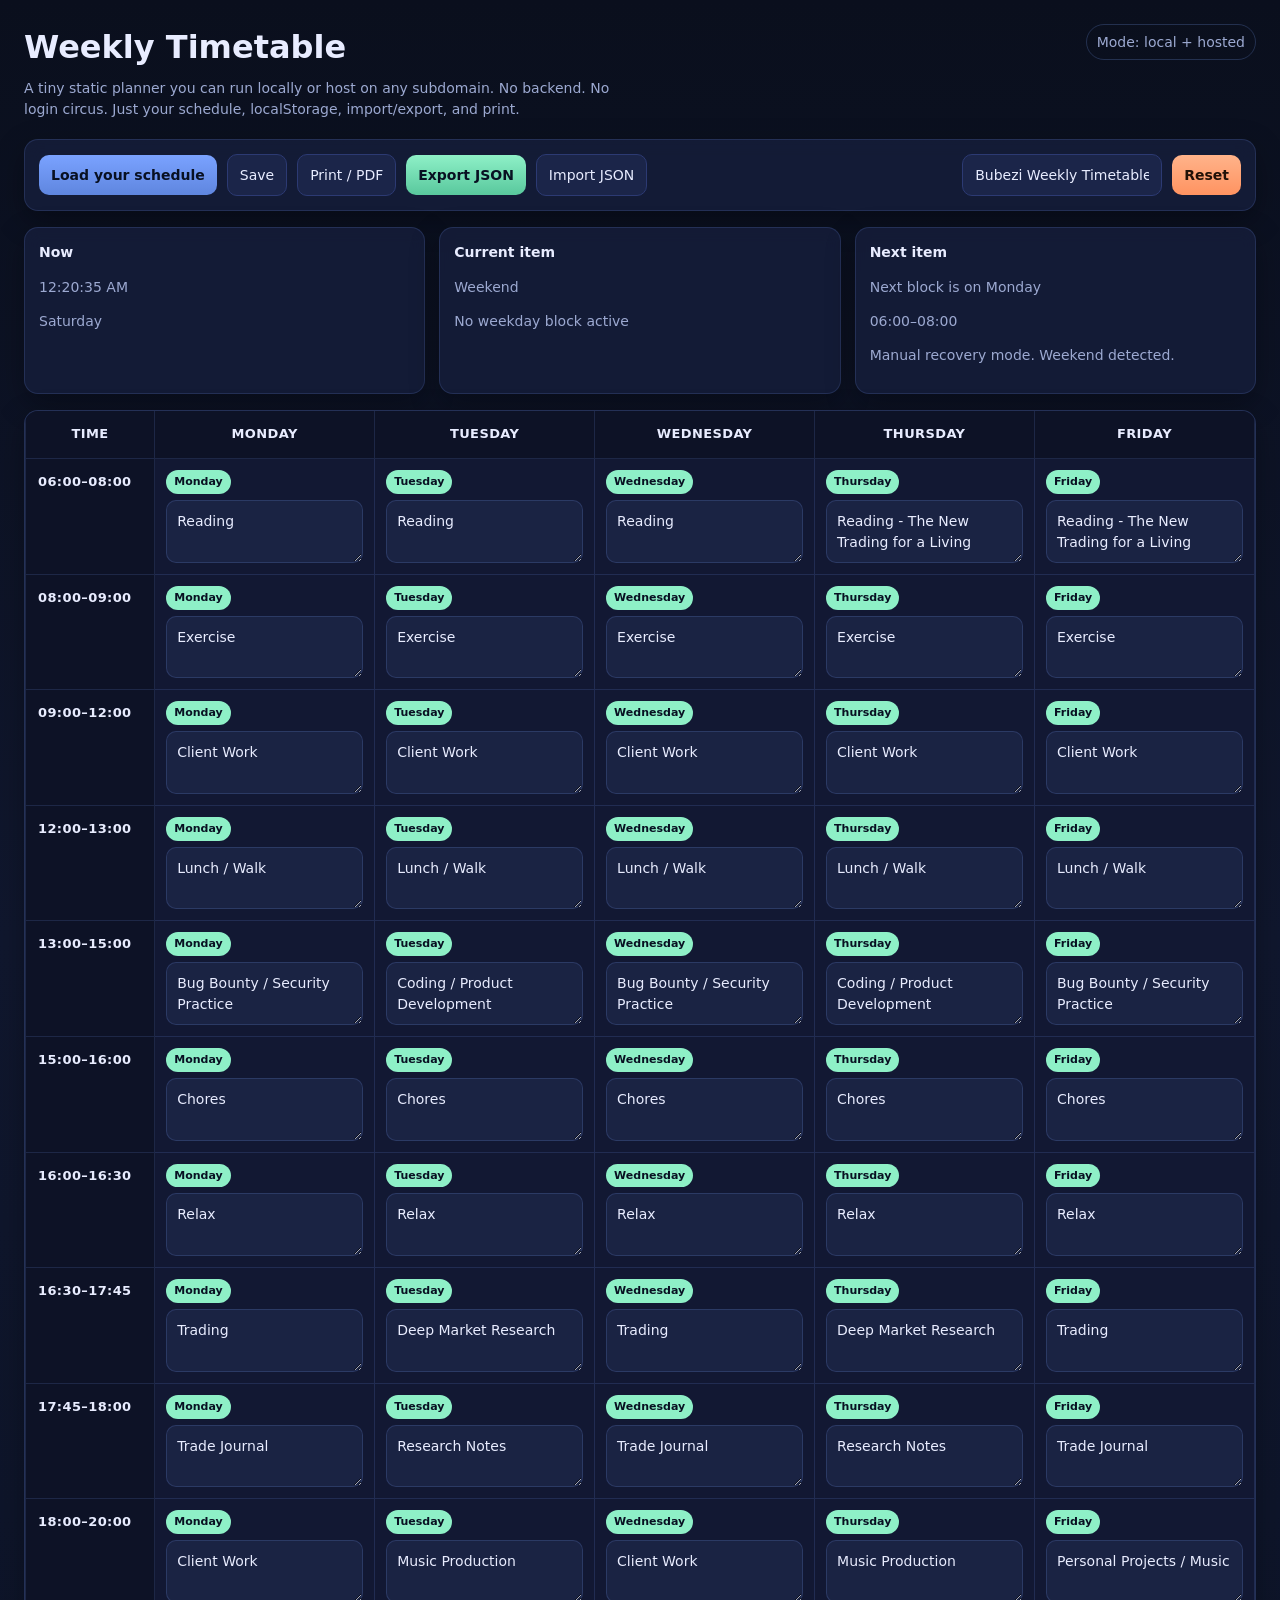
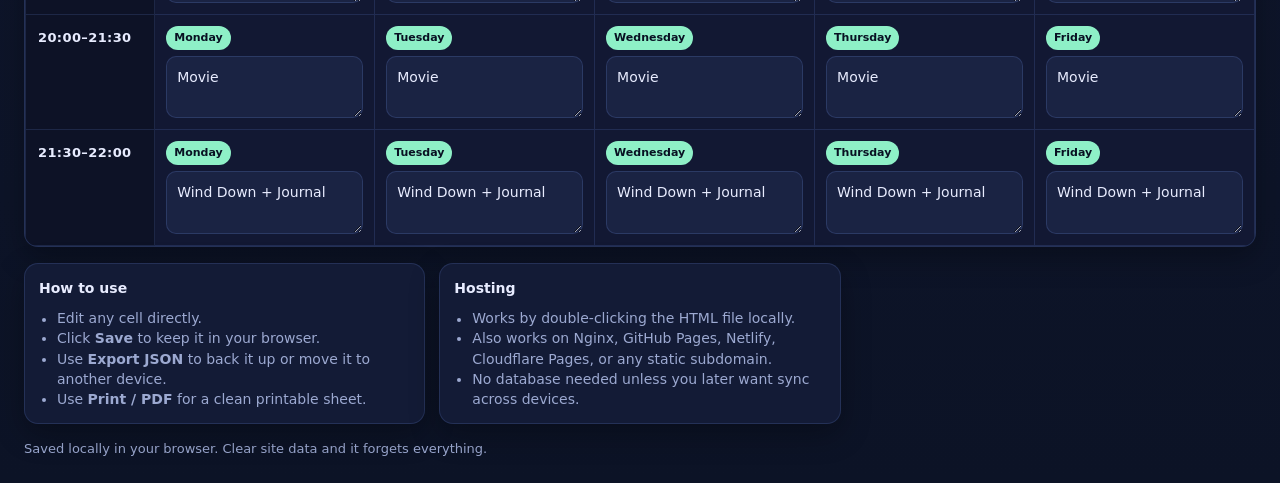
<file: index.html>
<!doctype html>
<html lang="en">
  <head>
    <meta charset="utf-8" />
    <meta name="viewport" content="width=device-width, initial-scale=1" />
    <title>Weekly Timetable</title>
    <link rel="icon" href="favicon.ico" sizes="any" />
    <link rel="icon" type="image/png" href="favicon-32x32.png" />
    <link rel="stylesheet" href="css/index.css" />
    <link rel="stylesheet" href="css/nav.css" />
  </head>
  <body>
    <div
      class="nav-handle"
      id="navHandle"
      role="button"
      tabindex="0"
      aria-label="Toggle navigation"
    ></div>
    <nav class="site-nav" id="siteNav">
      <a href="/index.html">Timetable</a>
      <a href="/alarm.html">Alarm</a>
      <a href="/clock.html">Clock</a>
      <a href="/gold-calculator.html">Gold Calc</a>
      <a href="/journal.html">Journal</a>
    </nav>
    <div class="wrap">
      <section class="hero">
        <div class="title">
          <h1>Weekly Timetable</h1>
          <p>
            A tiny static planner you can run locally or host on any subdomain.
            No backend. No login circus. Just your schedule, localStorage,
            import/export, and print.
          </p>
        </div>
        <div class="tag">Mode: local + hosted</div>
      </section>

      <section class="card toolbar">
        <div class="group">
          <button class="btn primary" id="loadDefault">
            Load your schedule
          </button>
          <button class="btn" id="saveBtn">Save</button>
          <button class="btn" id="printBtn">Print / PDF</button>
        </div>
        <div class="group">
          <button class="btn good" id="exportBtn">Export JSON</button>
          <label class="btn" for="importFile">Import JSON</label>
          <input id="importFile" type="file" accept="application/json" hidden />
        </div>
        <div class="spacer"></div>
        <div class="group">
          <input
            class="field"
            id="weekLabel"
            placeholder="Week label e.g. Focus Week 1"
          />
          <button class="btn warn" id="resetBtn">Reset</button>
        </div>
      </section>
      <section class="meta" style="margin-top: 0; margin-bottom: 16px">
        <div class="card box">
          <h3>Now</h3>
          <p id="liveNowTime">--:--:--</p>
          <p id="liveToday">--</p>
        </div>

        <div class="card box">
          <h3>Current item</h3>
          <p id="currentItem">Nothing right now</p>
          <p id="currentRange" class="muted">--</p>
        </div>

        <div class="card box">
          <h3>Next item</h3>
          <p id="nextItem">Nothing upcoming</p>
          <p id="nextRange" class="muted">--</p>
          <p id="countdown">--</p>
        </div>
      </section>
      <section class="card grid-wrap">
        <table id="scheduleTable">
          <thead>
            <tr>
              <th>Time</th>
              <th>Monday</th>
              <th>Tuesday</th>
              <th>Wednesday</th>
              <th>Thursday</th>
              <th>Friday</th>
            </tr>
          </thead>
          <tbody></tbody>
        </table>
      </section>

      <section class="meta">
        <div class="card box">
          <h3>How to use</h3>
          <ul>
            <li>Edit any cell directly.</li>
            <li>Click <strong>Save</strong> to keep it in your browser.</li>
            <li>
              Use <strong>Export JSON</strong> to back it up or move it to
              another device.
            </li>
            <li>
              Use <strong>Print / PDF</strong> for a clean printable sheet.
            </li>
          </ul>
        </div>
        <div class="card box">
          <h3>Hosting</h3>
          <ul>
            <li>Works by double-clicking the HTML file locally.</li>
            <li>
              Also works on Nginx, GitHub Pages, Netlify, Cloudflare Pages, or
              any static subdomain.
            </li>
            <li>
              No database needed unless you later want sync across devices.
            </li>
          </ul>
        </div>
      </section>

      <div class="foot">
        Saved locally in your browser. Clear site data and it forgets everything.
      </div>
    </div>

    <script src="js/index.js"></script>
    <script src="js/nav.js"></script>
  </body>
</html>
</file>
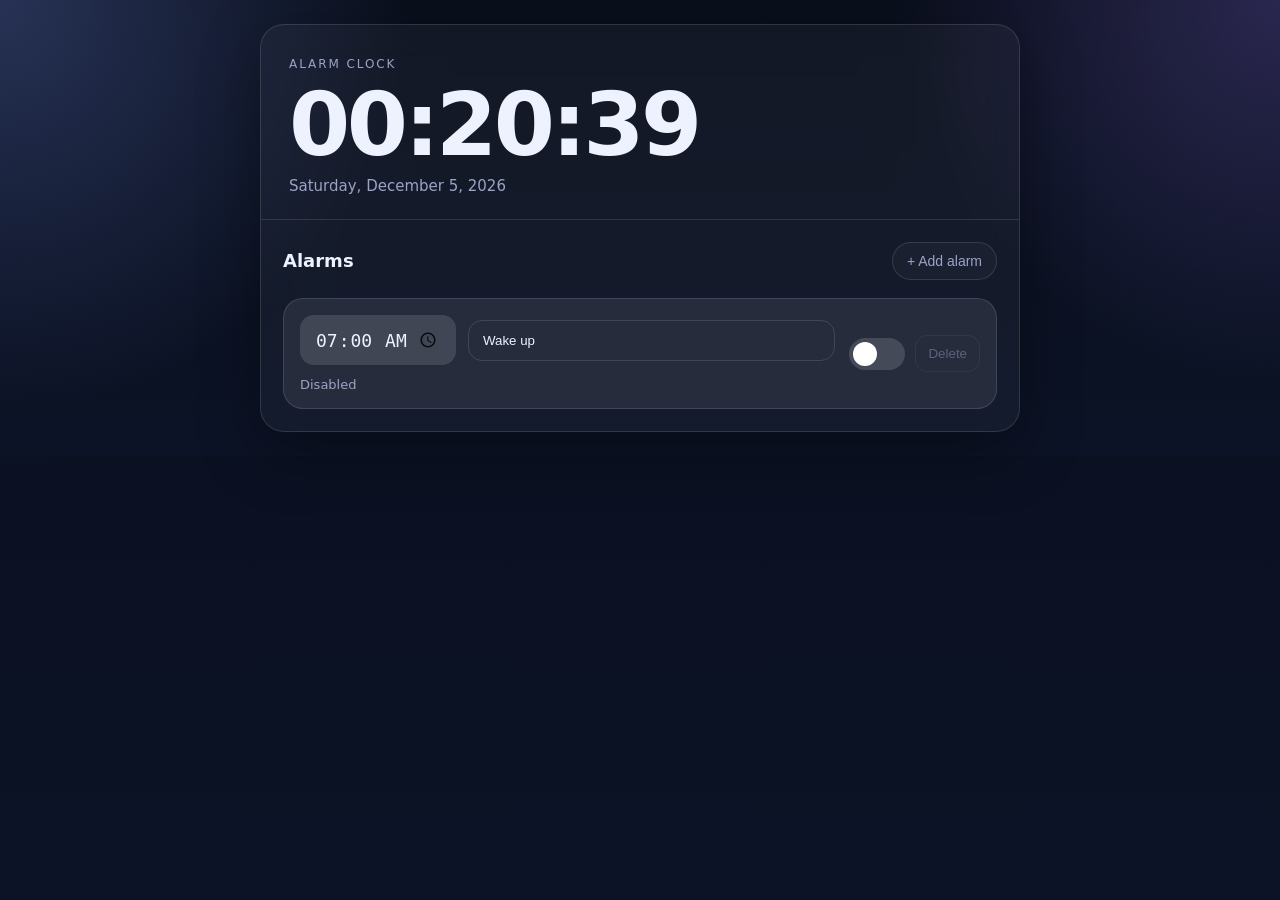
<file: alarm.html>
<!doctype html>
<html lang="en">
  <head>
    <meta charset="UTF-8" />
    <meta name="viewport" content="width=device-width, initial-scale=1.0" />
    <title>Modern Alarm</title>
    <link rel="icon" href="favicon.ico" sizes="any" />
    <link rel="icon" type="image/png" href="favicon-32x32.png" />
    <link rel="stylesheet" href="css/alarm.css" />
    <link rel="stylesheet" href="css/nav.css" />
  </head>
  <body>
    <div
      class="nav-handle"
      id="navHandle"
      role="button"
      tabindex="0"
      aria-label="Toggle navigation"
    ></div>
    <nav class="site-nav" id="siteNav">
      <a href="/index.html">Timetable</a>
      <a href="/alarm.html">Alarm</a>
      <a href="/clock.html">Clock</a>
      <a href="/gold-calculator.html">Gold Calc</a>
      <a href="/journal.html">Journal</a>
    </nav>
    <div class="app">
      <section class="hero">
        <div class="label">Alarm Clock</div>
        <h1 class="time" id="currentTime">00:00:00</h1>
        <div class="date" id="currentDate">Loading date...</div>
      </section>

      <section class="content">
        <div class="topbar">
          <h2>Alarms</h2>
          <button class="add-btn" id="addAlarmBtn">+ Add alarm</button>
        </div>

        <div class="alarms" id="alarms"></div>

        <!-- <div class="footer-note">
          Put your sound file in the same folder as <code>alarm.html</code>. By
          default this page looks for <code>alarm.wav</code>. Browsers can be
          stubborn little goblins, so click anywhere once after opening the page
          to allow audio.
        </div> -->
      </section>
    </div>

    <script src="js/alarm.js"></script>
    <script src="js/nav.js"></script>
  </body>
</html>
</file>
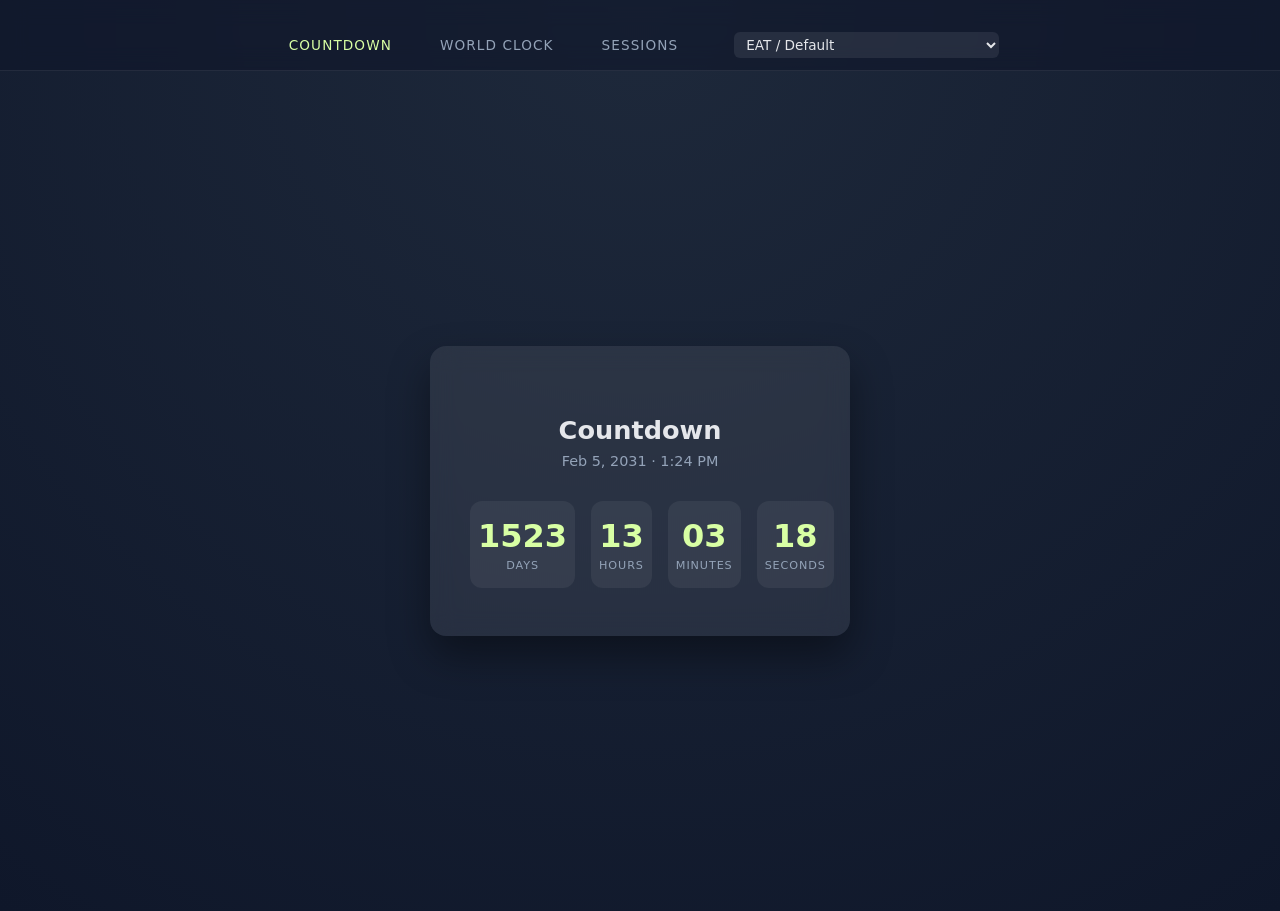
<file: clock.html>
<!doctype html>
<html lang="en">
  <head>
    <meta charset="UTF-8" />
    <meta name="viewport" content="width=device-width, initial-scale=1.0" />
    <title>Clock & Sessions</title>
    <link rel="icon" href="favicon.ico" />
    <link rel="stylesheet" href="css/clock.css" />
    <link rel="stylesheet" href="css/nav.css" />
  </head>

  <body>
    <div
      class="nav-handle"
      id="navHandle"
      role="button"
      tabindex="0"
      aria-label="Toggle navigation"
    ></div>
    <nav class="site-nav" id="siteNav">
      <a href="/index.html">Timetable</a>
      <a href="/alarm.html">Alarm</a>
      <a href="/clock.html">Clock</a>
      <a href="/gold-calculator.html">Gold Calc</a>
      <a href="/journal.html">Journal</a>
    </nav>
    <nav id="pageNav">
      <button class="active" data-view="countdown">Countdown</button>
      <button data-view="world">World Clock</button>
      <button data-view="sessions">Sessions</button>
      <select id="tz-select"></select>
    </nav>

    <section id="view-countdown" class="view active">
      <div class="card">
        <h1 id="title">Countdown</h1>
        <div class="subtitle" id="subtitle">Feb 5, 2031 · 1:24 PM</div>

        <div id="countdown" class="countdown">
          <div class="time-box">
            <div id="days" class="value">0</div>
            <div class="label">Days</div>
          </div>
          <div class="time-box">
            <div id="hours" class="value">00</div>
            <div class="label">Hours</div>
          </div>
          <div class="time-box">
            <div id="minutes" class="value">00</div>
            <div class="label">Minutes</div>
          </div>
          <div class="time-box">
            <div id="seconds" class="value">00</div>
            <div class="label">Seconds</div>
          </div>
        </div>
      </div>
    </section>

    <section id="view-world" class="view">
      <div class="clock-wall">
        <div class="clock-card">
          <div class="city">New York</div>
          <div class="time" id="ny-time"></div>
          <div class="date" id="ny-date"></div>
        </div>

        <div class="clock-card">
          <div class="city">London</div>
          <div class="time" id="ldn-time"></div>
          <div class="date" id="ldn-date"></div>
        </div>

        <div class="clock-card">
          <div class="city">EAT · Local</div>
          <div class="time" id="eat-time"></div>
          <div class="date" id="eat-date"></div>
        </div>
      </div>
    </section>

    <section id="view-sessions" class="view">
      <div class="card" style="max-width: 720px">
        <h1>Market Sessions</h1>
        <div class="subtitle">Liquidity & timing context</div>

        <div class="timeline-wrap">
          <div class="timeline-scale" id="timeline-scale">
            <div class="session-block asia" id="session-asia">Asia</div>
            <div class="session-block london" id="session-london">London</div>
            <div class="session-block ny" id="session-ny">New York</div>
            <div class="now-marker" id="now-marker"></div>
          </div>

          <div class="timeline-hours">
            <span>00</span>
            <span>03</span>
            <span>06</span>
            <span>09</span>
            <span>12</span>
            <span>15</span>
            <span>18</span>
            <span>21</span>
            <span>24</span>
          </div>
        </div>

        <div class="killzones">
          <div id="kz-london" class="kz">
            London Kill Zone
            <span class="kz-status"></span>
          </div>
          <div id="kz-ny" class="kz">
            NY Kill Zone
            <span class="kz-status"></span>
          </div>
        </div>

        <div class="next-open">
          <div class="label">Next major open</div>
          <div class="value" id="next-open-name"></div>
          <div class="time" id="next-open-countdown"></div>
        </div>
      </div>
    </section>

    <script src="js/clock.js"></script>
    <script src="js/nav.js"></script>
  </body>
</html>
</file>
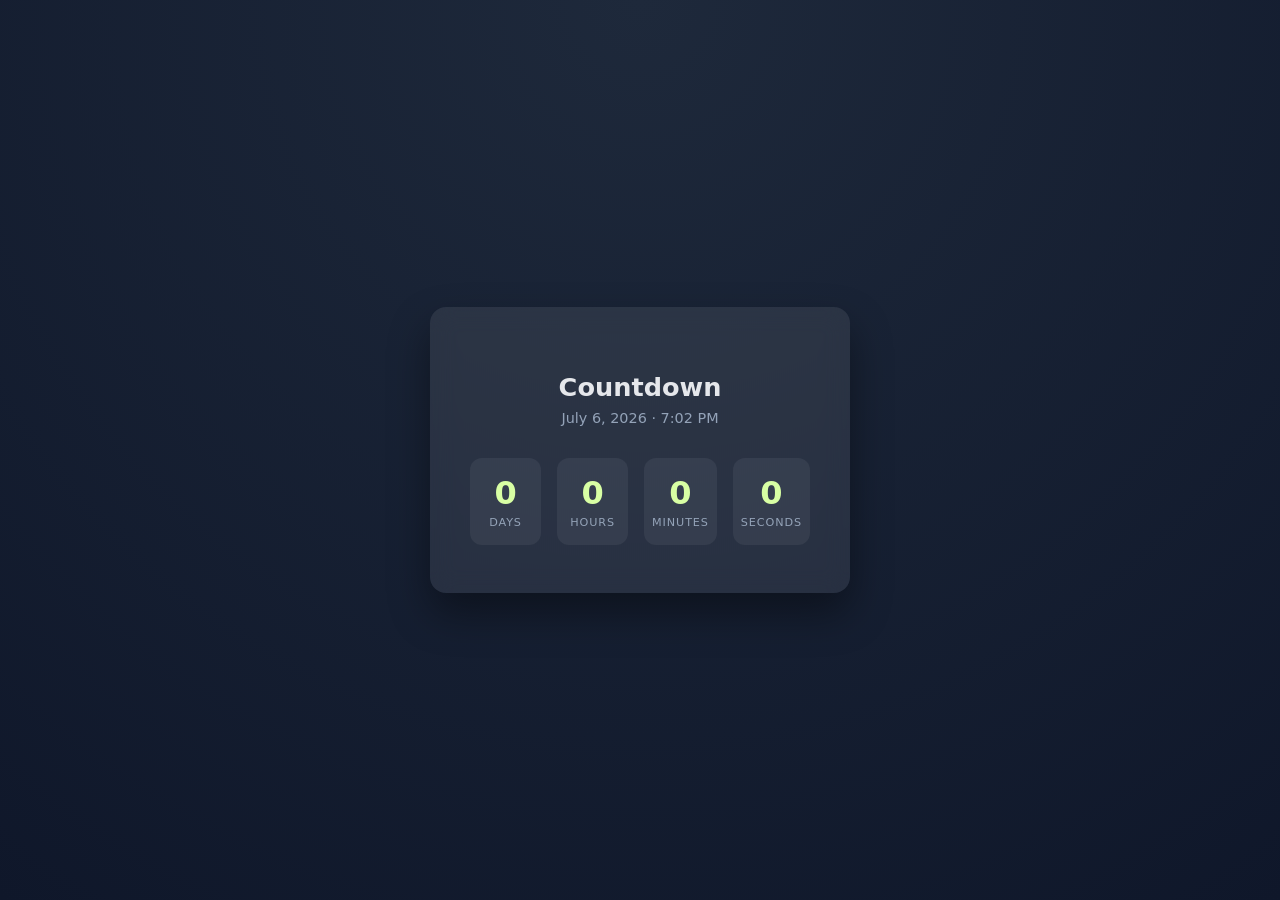
<file: countdown-prime.html>
<!doctype html>
<html lang="en">
  <head>
    <meta charset="UTF-8" />
    <meta name="viewport" content="width=device-width, initial-scale=1.0" />
    <title>Countdown - July 6, 2026 · 7:02 PM</title>

    <link rel="stylesheet" href="css/countdown-prime.css" />
  </head>

  <body>
    <div class="card" id="card">
      <h1 id="title">Countdown</h1>
      <div class="subtitle" id="subtitle">July 6, 2026 · 7:02 PM</div>

      <div id="countdown" class="countdown">
        <div class="time-box">
          <div id="days" class="value">0</div>
          <div class="label">Days</div>
        </div>
        <div class="time-box">
          <div id="hours" class="value">0</div>
          <div class="label">Hours</div>
        </div>
        <div class="time-box">
          <div id="minutes" class="value">0</div>
          <div class="label">Minutes</div>
        </div>
        <div class="time-box">
          <div id="seconds" class="value">0</div>
          <div class="label">Seconds</div>
        </div>
      </div>
    </div>

    <script src="js/countdown-prime.js"></script>
  </body>
</html>
</file>
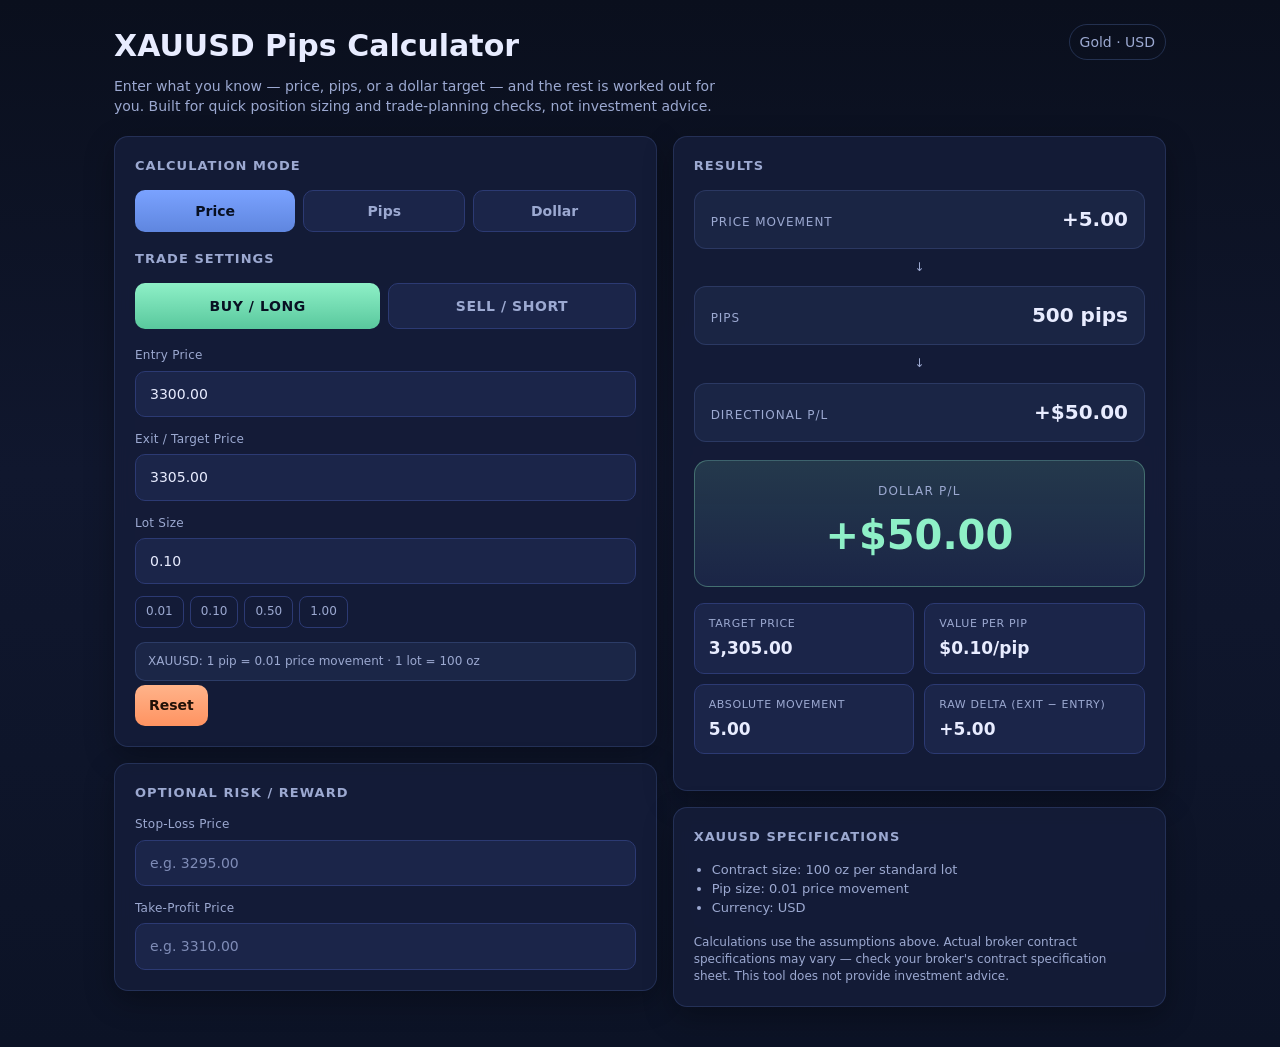
<file: gold-calculator.html>
<!doctype html>
<html lang="en">
  <head>
    <meta charset="utf-8" />
    <meta name="viewport" content="width=device-width, initial-scale=1" />
    <title>XAUUSD Pips Calculator</title>
    <link rel="icon" href="favicon.ico" sizes="any" />
    <link rel="icon" type="image/png" href="favicon-32x32.png" />
    <link rel="stylesheet" href="css/gold-calculator.css" />
    <link rel="stylesheet" href="css/nav.css" />
  </head>
  <body>
    <div
      class="nav-handle"
      id="navHandle"
      role="button"
      tabindex="0"
      aria-label="Toggle navigation"
    ></div>
    <nav class="site-nav" id="siteNav">
      <a href="/index.html">Timetable</a>
      <a href="/alarm.html">Alarm</a>
      <a href="/clock.html">Clock</a>
      <a href="/gold-calculator.html">Gold Calc</a>
      <a href="/journal.html">Journal</a>
    </nav>

    <div class="wrap">
      <section class="hero">
        <div class="title">
          <h1>XAUUSD Pips Calculator</h1>
          <p>
            Enter what you know — price, pips, or a dollar target — and the
            rest is worked out for you. Built for quick position sizing and
            trade-planning checks, not investment advice.
          </p>
        </div>
        <div class="tag">Gold · USD</div>
      </section>

      <div class="layout">
        <!-- LEFT: INPUTS -->
        <div>
          <section class="card section">
            <h2>Calculation Mode</h2>
            <div class="modes">
              <button class="mode-btn active" data-mode="price">Price</button>
              <button class="mode-btn" data-mode="pips">Pips</button>
              <button class="mode-btn" data-mode="dollar">Dollar</button>
            </div>

            <h2>Trade Settings</h2>
            <div class="direction">
              <button class="dir-btn buy active" data-dir="buy">BUY / LONG</button>
              <button class="dir-btn sell" data-dir="sell">SELL / SHORT</button>
            </div>

            <div class="field-group">
              <label for="entryPrice">Entry Price</label>
              <input class="field" type="number" id="entryPrice" step="0.01" value="3300.00" placeholder="e.g. 3300.00" />
            </div>

            <div class="field-group" id="exitPriceGroup">
              <label for="exitPrice">Exit / Target Price</label>
              <input class="field" type="number" id="exitPrice" step="0.01" value="3305.00" placeholder="e.g. 3305.00" />
            </div>

            <div class="field-group" id="pipsGroup" style="display: none">
              <label for="pipsInput">Pips</label>
              <input class="field" type="number" id="pipsInput" step="1" value="500" placeholder="e.g. 500" />
            </div>

            <div class="field-group" id="dollarGroup" style="display: none">
              <label for="dollarInput">Target Dollar Amount</label>
              <input class="field" type="number" id="dollarInput" step="1" value="100" placeholder="e.g. 100" />
            </div>

            <div class="field-group">
              <label for="lotSize">Lot Size</label>
              <input class="field" type="number" id="lotSize" step="0.01" value="0.10" placeholder="e.g. 0.10" />
              <div class="quick-lots">
                <button class="quick-lot" data-lot="0.01">0.01</button>
                <button class="quick-lot" data-lot="0.10">0.10</button>
                <button class="quick-lot" data-lot="0.50">0.50</button>
                <button class="quick-lot" data-lot="1.00">1.00</button>
              </div>
            </div>

            <div class="note">XAUUSD: 1 pip = 0.01 price movement · 1 lot = 100 oz</div>

            <div class="error-msg" id="errorMsg"></div>

            <button class="btn warn" id="resetBtn">Reset</button>
          </section>

          <section class="card section">
            <h2>Optional Risk / Reward</h2>
            <div class="field-group">
              <label for="stopPrice">Stop-Loss Price</label>
              <input class="field" type="number" id="stopPrice" step="0.01" placeholder="e.g. 3295.00" />
            </div>
            <div class="field-group" style="margin-bottom: 0">
              <label for="tpPrice">Take-Profit Price</label>
              <input class="field" type="number" id="tpPrice" step="0.01" placeholder="e.g. 3310.00" />
            </div>
          </section>
        </div>

        <!-- RIGHT: RESULTS -->
        <div>
          <section class="card section">
            <h2>Results</h2>

            <div class="flow">
              <div class="flow-step">
                <span class="k">Price Movement</span>
                <span class="v" id="outDelta">+0.00</span>
              </div>
              <div class="flow-arrow">↓</div>
              <div class="flow-step">
                <span class="k">Pips</span>
                <span class="v" id="outPips">0 pips</span>
              </div>
              <div class="flow-arrow">↓</div>
              <div class="flow-step">
                <span class="k">Directional P/L</span>
                <span class="v" id="outFlowPnl">$0.00</span>
              </div>
            </div>

            <div class="pnl-box" id="pnlBox">
              <div class="k">Dollar P/L</div>
              <div class="v" id="outPnl">$0.00</div>
            </div>

            <div class="results-grid">
              <div class="result-item">
                <div class="k">Target Price</div>
                <div class="v" id="outTarget">3300.00</div>
              </div>
              <div class="result-item">
                <div class="k">Value Per Pip</div>
                <div class="v" id="outValuePerPip">$0.00</div>
              </div>
              <div class="result-item">
                <div class="k">Absolute Movement</div>
                <div class="v" id="outAbsDelta">0.00</div>
              </div>
              <div class="result-item">
                <div class="k">Raw Delta (exit − entry)</div>
                <div class="v" id="outRawDelta">0.00</div>
              </div>
            </div>
          </section>

          <section class="card section" id="rrSection" style="display: none">
            <h2>Risk / Reward</h2>
            <div class="rr">
              <div class="rr-row"><span>Risk</span><span id="rrRisk">—</span></div>
              <div class="rr-row"><span>Reward</span><span id="rrReward">—</span></div>
              <div class="rr-row"><span>Risk : Reward</span><span id="rrRatio">—</span></div>
            </div>
          </section>

          <section class="card section specs">
            <h2>XAUUSD Specifications</h2>
            <ul>
              <li>Contract size: 100 oz per standard lot</li>
              <li>Pip size: 0.01 price movement</li>
              <li>Currency: USD</li>
            </ul>
            <div class="foot">
              Calculations use the assumptions above. Actual broker contract
              specifications may vary — check your broker's contract
              specification sheet. This tool does not provide investment
              advice.
            </div>
          </section>
        </div>
      </div>
    </div>

    <script src="js/gold-calculator.js"></script>

    <script src="js/nav.js"></script>
  </body>
</html>
</file>
<file: css/index.css>
:root {
  --bg: #0b1020;
  --bg-soft: #121932;
  --panel: #151d39;
  --panel-2: #1b2549;
  --border: #2c3a73;
  --text: #e8ecff;
  --muted: #9ca9d1;
  --accent: #7aa2ff;
  --accent-2: #8ef0c7;
  --danger: #ff8a8a;
  --shadow: 0 10px 30px rgba(0, 0, 0, 0.3);
  --radius: 14px;
}
* {
  box-sizing: border-box;
}
html,
body {
  margin: 0;
  min-height: 100%;
  background: linear-gradient(180deg, #0a0f1d, #10172e 45%, #0c1326);
  color: var(--text);
  font:
    14px/1.45 Inter,
    ui-sans-serif,
    system-ui,
    -apple-system,
    Segoe UI,
    Roboto,
    Arial,
    sans-serif;
}
button,
input,
select,
textarea {
  font: inherit;
}
.wrap {
  max-width: 1500px;
  margin: 0 auto;
  padding: 24px;
}
.hero {
  display: flex;
  justify-content: space-between;
  gap: 16px;
  align-items: start;
  margin-bottom: 20px;
}
.title h1 {
  margin: 0 0 8px;
  font-size: 32px;
}
.title p {
  margin: 0;
  color: var(--muted);
  max-width: 70ch;
}
.card {
  background: rgba(21, 29, 57, 0.88);
  border: 1px solid rgba(122, 162, 255, 0.16);
  backdrop-filter: blur(8px);
  border-radius: var(--radius);
  box-shadow: var(--shadow);
}
.toolbar {
  display: flex;
  flex-wrap: wrap;
  gap: 10px;
  padding: 14px;
  margin-bottom: 16px;
}
.toolbar .group {
  display: flex;
  flex-wrap: wrap;
  gap: 10px;
  align-items: center;
}
.spacer {
  flex: 1;
}
.btn,
.field {
  border-radius: 10px;
  border: 1px solid var(--border);
  background: var(--panel-2);
  color: var(--text);
  padding: 10px 12px;
}
.btn {
  cursor: pointer;
  transition: 0.18s ease;
}
.btn:hover {
  transform: translateY(-1px);
  border-color: var(--accent);
}
.btn.primary {
  background: linear-gradient(180deg, #7aa2ff, #5f86df);
  color: #081022;
  border: 0;
  font-weight: 700;
}
.btn.good {
  background: linear-gradient(180deg, #8ef0c7, #59c89d);
  color: #081022;
  border: 0;
  font-weight: 700;
}
.btn.warn {
  background: linear-gradient(180deg, #ffb38a, #ff9361);
  color: #211107;
  border: 0;
  font-weight: 700;
}
.field::placeholder {
  color: #7f8cb7;
}
.grid-wrap {
  overflow: auto;
  border-radius: var(--radius);
}
table {
  width: 100%;
  border-collapse: separate;
  border-spacing: 0;
  min-width: 1080px;
}
th,
td {
  border-right: 1px solid rgba(122, 162, 255, 0.15);
  border-bottom: 1px solid rgba(122, 162, 255, 0.15);
  vertical-align: top;
}
th:first-child,
td:first-child {
  border-left: 1px solid rgba(122, 162, 255, 0.15);
}
thead th {
  position: sticky;
  top: 0;
  z-index: 2;
  background: rgba(14, 19, 38, 0.98);
}
tbody th {
  position: sticky;
  left: 0;
  z-index: 1;
  background: rgba(14, 19, 38, 0.98);
  text-align: left;
}
th {
  padding: 14px 12px;
  color: var(--text);
  font-size: 13px;
  letter-spacing: 0.03em;
  text-transform: uppercase;
}
td {
  background: rgba(18, 25, 50, 0.78);
  min-width: 185px;
}
.cell {
  display: flex;
  flex-direction: column;
  gap: 6px;
  padding: 10px;
  min-height: 84px;
}
.task {
  width: 100%;
  min-height: 52px;
  resize: vertical;
  padding: 10px;
  border-radius: 10px;
  border: 1px solid rgba(122, 162, 255, 0.18);
  background: rgba(122, 162, 255, 0.08);
  color: var(--text);
  outline: none;
}
.task:focus {
  border-color: var(--accent);
  box-shadow: 0 0 0 3px rgba(122, 162, 255, 0.18);
}
.chip {
  align-self: start;
  font-size: 11px;
  color: #081022;
  background: var(--accent-2);
  padding: 4px 8px;
  border-radius: 999px;
  font-weight: 700;
}
.meta {
  display: grid;
  grid-template-columns: repeat(3, minmax(220px, 1fr));
  gap: 14px;
  margin-top: 16px;
}
.meta .box {
  padding: 14px;
}
.meta h3 {
  margin: 0 0 10px;
  font-size: 14px;
}
.meta p,
.meta li {
  color: var(--muted);
}
.meta ul {
  margin: 0;
  padding-left: 18px;
}
.foot {
  margin-top: 16px;
  color: var(--muted);
  font-size: 13px;
}
.tag {
  display: inline-flex;
  align-items: center;
  gap: 6px;
  border: 1px solid rgba(122, 162, 255, 0.22);
  color: var(--muted);
  padding: 7px 10px;
  border-radius: 999px;
}
.danger {
  color: var(--danger);
}
@media (max-width: 900px) {
  .hero {
    flex-direction: column;
  }
  .meta {
    grid-template-columns: 1fr;
  }
  .title h1 {
    font-size: 26px;
  }
}
@media print {
  .toolbar,
  .foot,
  .meta,
  .title p {
    display: none !important;
  }
  body {
    background: white;
    color: black;
  }
  .card,
  td,
  th,
  tbody th,
  thead th {
    background: white !important;
    color: black !important;
    box-shadow: none;
  }
  .task {
    border: none;
    background: transparent;
    color: black;
    resize: none;
  }
}
.current-cell .task {
  border-color: var(--accent-2);
  box-shadow: 0 0 0 3px rgba(142, 240, 199, 0.18);
  background: rgba(142, 240, 199, 0.1);
}

.next-cell .task {
  border-color: #ffcf7a;
  box-shadow: 0 0 0 3px rgba(255, 207, 122, 0.14);
  background: rgba(255, 207, 122, 0.08);
}

.muted {
  color: var(--muted);
}
</file>
<file: css/nav.css>
/* Site nav */
      .site-nav {
        position: fixed;
        top: -70px; /* hidden above the viewport */
        left: 0;
        width: 100%;
        z-index: 1000;

        display: flex;
        gap: 8px;
        justify-content: center;
        flex-wrap: wrap;
        padding: 12px 16px;

        background: rgba(15, 23, 42, 0.75);
        backdrop-filter: blur(12px);
        -webkit-backdrop-filter: blur(12px);

        border-bottom: 1px solid rgba(255, 255, 255, 0.08);

        transition:
          top 0.25s ease,
          opacity 0.25s ease;

        opacity: 0;
      }
      .site-nav a {
        color: #9aa4c7;
        text-decoration: none;
        font-size: 12px;
        text-transform: uppercase;
        letter-spacing: 0.08em;
        padding: 8px 12px;
        border-radius: 999px;
        transition: 0.2s ease;
      }
      .site-nav a:hover {
        color: #eef2ff;
        background: rgba(255, 255, 255, 0.06);
      }
      .site-nav a.active {
        color: #0b1020;
        background: linear-gradient(135deg, #7c9cff, #9a7cff);
        font-weight: 700;
      }

      /* Tap handle so touch devices (no hover) can open the nav */
      .nav-handle {
        position: fixed;
        top: 0;
        left: 50%;
        transform: translateX(-50%);
        z-index: 1001;
        width: 72px;
        height: 26px;
        padding-top: 6px;
        display: flex;
        align-items: flex-start;
        justify-content: center;
        background: rgba(15, 23, 42, 0.75);
        backdrop-filter: blur(12px);
        -webkit-backdrop-filter: blur(12px);
        border: 1px solid rgba(255, 255, 255, 0.08);
        border-top: none;
        border-radius: 0 0 14px 14px;
        cursor: pointer;
        touch-action: manipulation;
      }
      .nav-handle::before {
        content: "";
        width: 32px;
        height: 4px;
        border-radius: 999px;
        background: rgba(255, 255, 255, 0.35);
      }
      @media (hover: hover) and (pointer: fine) {
        .nav-handle {
          display: none;
        }
      }
</file>
<file: css/alarm.css>
:root {
  --bg: #0b1020;
  --panel: rgba(255, 255, 255, 0.08);
  --panel-strong: rgba(255, 255, 255, 0.12);
  --border: rgba(255, 255, 255, 0.12);
  --text: #eef2ff;
  --muted: #9aa4c7;
  --accent: #7c9cff;
  --accent-2: #9a7cff;
  --danger: #ff6b81;
  --success: #6ee7b7;
  --shadow: 0 20px 60px rgba(0, 0, 0, 0.35);
  --radius: 24px;
  --radius-sm: 16px;
}

* {
  box-sizing: border-box;
}

html,
body {
  margin: 0;
  min-height: 100%;
  font-family:
    Inter,
    ui-sans-serif,
    system-ui,
    -apple-system,
    BlinkMacSystemFont,
    "Segoe UI",
    sans-serif;
  color: var(--text);
  background:
    radial-gradient(
      circle at top left,
      rgba(124, 156, 255, 0.25),
      transparent 30%
    ),
    radial-gradient(
      circle at top right,
      rgba(154, 124, 255, 0.22),
      transparent 28%
    ),
    linear-gradient(180deg, #0a0f1d 0%, #0c1326 100%);
}

body {
  display: grid;
  place-items: center;
  padding: 24px;
}

.app {
  width: 100%;
  max-width: 760px;
  background: rgba(255, 255, 255, 0.04);
  backdrop-filter: blur(18px);
  -webkit-backdrop-filter: blur(18px);
  border: 1px solid var(--border);
  border-radius: var(--radius);
  box-shadow: var(--shadow);
  overflow: hidden;
}

.hero {
  padding: 32px 28px 24px;
  border-bottom: 1px solid var(--border);
}

.label {
  font-size: 12px;
  text-transform: uppercase;
  letter-spacing: 0.16em;
  color: var(--muted);
  margin-bottom: 12px;
}

.time {
  font-size: clamp(52px, 10vw, 88px);
  line-height: 0.95;
  font-weight: 700;
  letter-spacing: -0.04em;
  margin: 0;
}

.date {
  margin-top: 10px;
  font-size: 15px;
  color: var(--muted);
}

.content {
  padding: 22px;
}

.topbar {
  display: flex;
  justify-content: space-between;
  align-items: center;
  gap: 12px;
  margin-bottom: 18px;
}

.topbar h2 {
  margin: 0;
  font-size: 18px;
  font-weight: 600;
  color: var(--text);
}

.add-btn {
  border: 1px solid var(--border);
  background: rgba(255, 255, 255, 0.03);
  color: var(--muted);
  border-radius: 999px;
  padding: 10px 14px;
  font-size: 14px;
  cursor: pointer;
  transition: 0.2s ease;
}

.add-btn:hover {
  color: var(--text);
  background: rgba(255, 255, 255, 0.07);
  transform: translateY(-1px);
}

.alarms {
  display: grid;
  gap: 14px;
}

.alarm {
  display: grid;
  grid-template-columns: 1fr auto;
  gap: 14px;
  align-items: center;
  background: var(--panel);
  border: 1px solid var(--border);
  border-radius: 20px;
  padding: 16px;
}

.alarm-left {
  display: grid;
  gap: 12px;
}

.alarm-time-row {
  display: flex;
  align-items: center;
  gap: 12px;
  flex-wrap: wrap;
}

.alarm-time {
  background: var(--panel-strong);
  color: var(--text);
  border: 1px solid transparent;
  border-radius: 14px;
  padding: 12px 14px;
  font-size: 18px;
  min-width: 150px;
  outline: none;
}

.alarm-time::-webkit-calendar-picker-indicator {
  cursor: pointer;
  opacity: 0.85;
}

.alarm-name {
  flex: 1;
  min-width: 160px;
  background: transparent;
  border: 1px solid var(--border);
  color: var(--text);
  border-radius: 14px;
  padding: 12px 14px;
  outline: none;
}

.alarm-name::placeholder {
  color: #8d97bb;
}

.alarm-actions {
  display: flex;
  gap: 10px;
  align-items: center;
  flex-wrap: wrap;
}

.toggle {
  position: relative;
  width: 56px;
  height: 32px;
  appearance: none;
  border: none;
  background: rgba(255, 255, 255, 0.14);
  border-radius: 999px;
  cursor: pointer;
  transition: 0.2s ease;
}

.toggle::before {
  content: "";
  position: absolute;
  top: 4px;
  left: 4px;
  width: 24px;
  height: 24px;
  border-radius: 50%;
  background: white;
  transition: 0.22s ease;
}

.toggle.active {
  background: linear-gradient(135deg, var(--accent), var(--accent-2));
}

.toggle.active::before {
  left: 28px;
}

.delete-btn,
.stop-btn {
  border: 1px solid var(--border);
  background: transparent;
  color: var(--muted);
  border-radius: 12px;
  padding: 10px 12px;
  cursor: pointer;
  transition: 0.2s ease;
}

.delete-btn:hover,
.stop-btn:hover {
  color: var(--text);
  background: rgba(255, 255, 255, 0.06);
}

.stop-btn {
  color: #ffd5dc;
  border-color: rgba(255, 107, 129, 0.25);
}

.stop-btn:hover {
  background: rgba(255, 107, 129, 0.12);
  color: white;
}

.status {
  font-size: 13px;
  color: var(--muted);
}

.ringing {
  border-color: rgba(255, 107, 129, 0.45);
  box-shadow:
    0 0 0 1px rgba(255, 107, 129, 0.15),
    0 0 24px rgba(255, 107, 129, 0.12);
  animation: pulse 1.2s ease-in-out infinite;
}

@keyframes pulse {
  0%,
  100% {
    transform: scale(1);
  }
  50% {
    transform: scale(1.01);
  }
}

.footer-note {
  margin-top: 18px;
  font-size: 12px;
  color: var(--muted);
  line-height: 1.5;
}

code {
  background: rgba(255, 255, 255, 0.08);
  padding: 2px 6px;
  border-radius: 8px;
  color: #dfe7ff;
}

@media (max-width: 640px) {
  .alarm {
    grid-template-columns: 1fr;
  }

  .alarm-actions {
    justify-content: space-between;
  }

  .hero {
    padding: 24px 20px 18px;
  }

  .content {
    padding: 16px;
  }
}
</file>
<file: css/clock.css>
:root {
        --bg: #0f172a;
        --card: rgba(255, 255, 255, 0.08);
        --text: #e5e7eb;
        --muted: #94a3b8;
        --accent: #d8ffa4ff;
        --success: #4ade80;
      }

      * {
        box-sizing: border-box;
        font-family:
          system-ui,
          -apple-system,
          BlinkMacSystemFont,
          "Segoe UI",
          sans-serif;
      }

      body {
        margin: 0;
        min-height: 100vh;
        background: radial-gradient(circle at top, #1e293b, var(--bg));
        color: var(--text);
      }

      /* NAV */
      nav {
        position: sticky;
        top: 0;
        z-index: 10;
        backdrop-filter: blur(12px);
        background: rgba(15, 23, 42, 0.6);
        border-bottom: 1px solid rgba(255, 255, 255, 0.08);
        display: flex;
        justify-content: center;
        flex-wrap: wrap;
        gap: 0.75rem 2rem;
        padding: 0.75rem 1rem;
      }

      nav button {
        background: none;
        border: none;
        color: var(--muted);
        font-size: 0.85rem;
        letter-spacing: 0.08em;
        text-transform: uppercase;
        cursor: pointer;
        padding: 0.25rem 0.5rem;
      }

      nav button.active {
        color: var(--accent);
      }

      /* VIEWS */
      .view {
        display: none;
        min-height: calc(100vh - 60px);
        place-items: center;
        padding: 2rem;
      }

      .view.active {
        display: grid;
      }

      /* CARD */
      .card {
        background: var(--card);
        backdrop-filter: blur(12px);
        padding: 3rem 2.5rem;
        border-radius: 16px;
        text-align: center;
        box-shadow: 0 20px 40px rgba(0, 0, 0, 0.4);
        max-width: 420px;
        width: 100%;
      }

      h1 {
        font-size: 1.6rem;
        margin-bottom: 0.5rem;
        font-weight: 600;
      }

      .subtitle {
        font-size: 0.9rem;
        color: var(--muted);
        margin-bottom: 2rem;
      }

      .countdown {
        display: grid;
        grid-template-columns: repeat(4, 1fr);
        gap: 1rem;
      }

      .time-box {
        background: rgba(255, 255, 255, 0.06);
        padding: 1rem 0.5rem;
        border-radius: 12px;
      }

      .value {
        font-size: 2rem;
        font-weight: 700;
        color: var(--accent);
      }

      .label {
        font-size: 0.7rem;
        text-transform: uppercase;
        letter-spacing: 0.08em;
        color: var(--muted);
        margin-top: 0.25rem;
      }

/* WORLD CLOCK WALL */

.clock-wall {
        display: grid;
        grid-template-columns: repeat(3, minmax(0, 1fr));
        gap: 1.25rem;
        max-width: 900px;
        width: 100%;
      }

      .clock-card {
        background: var(--card);
        border-radius: 16px;
        padding: 2rem 1.5rem;
        text-align: center;
        backdrop-filter: blur(10px);
        min-width: 0;
      }

      .city {
        font-size: 0.85rem;
        letter-spacing: 0.12em;
        text-transform: uppercase;
        color: var(--muted);
        margin-bottom: 0.75rem;
      }

      .time {
        font-size: 2.2rem;
        font-weight: 700;
        color: var(--accent);
        white-space: nowrap;
      }

      .date {
        font-size: 0.8rem;
        margin-top: 0.5rem;
        color: var(--muted);
      }

      /* WORLD CLOCK MOBILE */

      @media (max-width: 700px) {
        #view-world {
          place-items: start center;
          padding: 1.25rem;
        }

        .clock-wall {
          grid-template-columns: 1fr;
          gap: 0.85rem;
          width: 100%;
          max-width: 500px;
        }

        .clock-card {
          width: 100%;
          padding: 1.25rem 1rem;
          border-radius: 14px;
        }

        .clock-card .city {
          font-size: 0.75rem;
          margin-bottom: 0.4rem;
        }

        .clock-card .time {
          font-size: clamp(1.8rem, 9vw, 2.2rem);
          line-height: 1.1;
        }

        .clock-card .date {
          font-size: 0.75rem;
          margin-top: 0.35rem;
        }
      }

      @media (max-width: 480px) {
        #view-world {
          padding: 1rem;
        }

        .clock-wall {
          gap: 0.7rem;
        }

        .clock-card {
          padding: 1.1rem 0.85rem;
        }

        .clock-card .time {
          font-size: 1.8rem;
        }
      }

      .timeline {
        position: relative;
        display: grid;
        grid-template-columns: 1fr 1fr 1fr;
        height: 36px;
        border-radius: 999px;
        overflow: hidden;
        margin: 2rem 0 1.5rem;
        background: rgba(255, 255, 255, 0.06);
      }

      .session {
        display: grid;
        place-items: center;
        font-size: 0.7rem;
        letter-spacing: 0.12em;
        text-transform: uppercase;
        color: var(--muted);
      }

      .asia {
        background: rgba(56, 189, 248, 0.15);
      }

      .london {
        background: rgba(74, 222, 128, 0.15);
      }

      .ny {
        background: rgba(244, 114, 182, 0.15);
      }

      .now-marker {
        position: absolute;
        top: -6px;
        width: 2px;
        height: 48px;
        background: var(--accent);
      }

      .killzones {
        display: grid;
        gap: 0.75rem;
        margin-bottom: 1.5rem;
      }

      .kz {
        display: flex;
        justify-content: space-between;
        padding: 0.75rem 1rem;
        border-radius: 12px;
        background: rgba(255, 255, 255, 0.06);
        font-size: 0.85rem;
      }

      .kz.active {
        box-shadow: 0 0 18px rgba(216, 255, 164, 0.35);
        color: var(--accent);
      }

      .next-open {
        text-align: center;
      }

      .next-open .label {
        font-size: 0.7rem;
        letter-spacing: 0.12em;
        text-transform: uppercase;
        color: var(--muted);
      }

      .next-open .time {
        margin-top: 0.25rem;
        font-size: 1.4rem;
        color: var(--accent);
      }

      #tz-select {
        margin-left: 1rem;
        background: rgba(255, 255, 255, 0.08);
        color: var(--text);
        border: none;
        border-radius: 6px;
        padding: 0.25rem 0.5rem;
        font-size: 0.85rem;
        cursor: pointer;
      }

      #tz-select option {
        background: var(--bg);
        color: var(--text);
      }
      /* SESSIONS TAB FIX */
      .timeline-wrap {
        width: 100%;
        margin: 2rem 0 1.5rem;
      }

      .timeline-scale {
        position: relative;
        width: 100%;
        height: 48px;
        border-radius: 999px;
        overflow: hidden;
        background: rgba(255, 255, 255, 0.06);
        border: 1px solid rgba(255, 255, 255, 0.08);
      }

      .session-block {
        position: absolute;
        top: 0;
        bottom: 0;
        display: grid;
        place-items: center;
        font-size: 0.72rem;
        letter-spacing: 0.12em;
        text-transform: uppercase;
        color: var(--text);
        font-weight: 600;
        white-space: nowrap;
      }

      .session-block.asia {
        background: rgba(56, 189, 248, 0.15);
      }

      .session-block.london {
        background: rgba(74, 222, 128, 0.15);
      }

      .session-block.ny {
        background: rgba(244, 114, 182, 0.15);
      }

      .timeline-hours {
        display: grid;
        grid-template-columns: repeat(9, 1fr);
        align-items: center;
        gap: 0;
        margin-top: 0.7rem;
        padding: 0 2px;
        font-size: 0.72rem;
        color: var(--muted);
      }

      .timeline-hours span {
        position: relative;
        text-align: center;
      }

      .timeline-hours span:first-child {
        text-align: left;
      }

      .timeline-hours span:last-child {
        text-align: right;
      }

      .now-marker {
        position: absolute;
        top: -6px;
        bottom: -6px;
        width: 2px;
        background: var(--accent);
        box-shadow: 0 0 12px rgba(216, 255, 164, 0.6);
        z-index: 5;
      }

      .now-marker::before,
      .now-marker::after {
        content: "";
        position: absolute;
        left: 50%;
        transform: translateX(-50%);
        width: 10px;
        height: 10px;
        border-radius: 999px;
        background: var(--accent);
        box-shadow: 0 0 12px rgba(216, 255, 164, 0.45);
      }

      .now-marker::before {
        top: -2px;
      }

      .now-marker::after {
        bottom: -2px;
      }

      @media (max-width: 640px) {
        .session-block {
          font-size: 0.62rem;
          letter-spacing: 0.08em;
        }

        .timeline-hours {
          font-size: 0.64rem;
        }
      }

      @media (max-width: 480px) {
        .view {
          padding: 1.25rem;
        }
        .card {
          padding: 2rem 1.25rem;
        }
        .countdown {
          grid-template-columns: repeat(2, 1fr);
          gap: 0.75rem;
        }
        .value {
          font-size: 1.75rem;
        }
        .clock-card {
          padding: 1.25rem;
        }
        .clock-card .time {
          font-size: 1.8rem;
        }
        nav {
          gap: 0.5rem 1rem;
          padding: 0.6rem 0.75rem;
        }
        nav button {
          font-size: 0.72rem;
          padding: 0.2rem 0.3rem;
        }
        #tz-select {
          flex-basis: 100%;
          margin-left: 0;
          text-align: center;
        }
      }

      #pageNav {
        position: sticky;
        top: 0;
        padding-top: 2rem;
        transition: top 0.25s ease;
      }
</file>
<file: css/countdown-prime.css>
:root {
  --bg: #0f172a;
  --card: rgba(255, 255, 255, 0.08);
  --text: #e5e7eb;
  --muted: #94a3b8;
  --accent: #d8ffa4ff;
  --success: #4ade80;
}

* {
  box-sizing: border-box;
  font-family:
    system-ui,
    -apple-system,
    BlinkMacSystemFont,
    "Segoe UI",
    sans-serif;
}

body {
  margin: 0;
  min-height: 100vh;
  display: grid;
  place-items: center;
  background: radial-gradient(circle at top, #1e293b, var(--bg));
  color: var(--text);
  overflow: hidden;
  padding: 16px;
  box-sizing: border-box;
}

.card {
  position: relative;
  background: var(--card);
  backdrop-filter: blur(12px);
  padding: 3rem 2.5rem;
  border-radius: 16px;
  text-align: center;
  box-shadow: 0 20px 40px rgba(0, 0, 0, 0.4);
  max-width: 420px;
  width: 100%;
  z-index: 2;
}

h1 {
  font-size: 1.6rem;
  margin-bottom: 0.5rem;
  font-weight: 600;
}

.subtitle {
  font-size: 0.9rem;
  color: var(--muted);
  margin-bottom: 2rem;
}

.countdown {
  display: grid;
  grid-template-columns: repeat(4, 1fr);
  gap: 1rem;
}

.time-box {
  background: rgba(255, 255, 255, 0.06);
  padding: 1rem 0.5rem;
  border-radius: 12px;
}

.value {
  font-size: 2rem;
  font-weight: 700;
  color: var(--accent);
}

.label {
  font-size: 0.7rem;
  text-transform: uppercase;
  letter-spacing: 0.08em;
  color: var(--muted);
  margin-top: 0.25rem;
}

/* 🎉 Celebration state */
.celebration {
  animation: popIn 0.6s ease-out forwards;
}

.celebration h1 {
  color: var(--success);
  text-shadow: 0 0 20px rgba(74, 222, 128, 0.6);
}

.celebration p {
  font-size: 1rem;
  margin-top: 1rem;
  color: var(--text);
}

@keyframes popIn {
  0% {
    transform: scale(0.8);
    opacity: 0;
  }
  100% {
    transform: scale(1);
    opacity: 1;
  }
}

/* 🎊 Confetti */
.confetti {
  position: absolute;
  top: -10px;
  width: 10px;
  height: 14px;
  background: var(--accent);
  opacity: 0.9;
  animation: fall linear forwards;
}

@keyframes fall {
  to {
    transform: translateY(110vh) rotate(360deg);
    opacity: 0;
  }
}

@media (max-width: 420px) {
  .card {
    padding: 2rem 1.25rem;
  }
  .countdown {
    grid-template-columns: repeat(2, 1fr);
    gap: 0.75rem;
  }
  .value {
    font-size: 1.6rem;
  }
}
</file>
<file: css/gold-calculator.css>
:root {
  --bg: #0b1020;
  --bg-soft: #121932;
  --panel: #151d39;
  --panel-2: #1b2549;
  --border: #2c3a73;
  --text: #e8ecff;
  --muted: #9ca9d1;
  --accent: #7aa2ff;
  --accent-2: #8ef0c7;
  --danger: #ff8a8a;
  --shadow: 0 10px 30px rgba(0, 0, 0, 0.3);
  --radius: 14px;
}
* {
  box-sizing: border-box;
}
html,
body {
  margin: 0;
  min-height: 100%;
  background: linear-gradient(180deg, #0a0f1d, #10172e 45%, #0c1326);
  color: var(--text);
  font:
    14px/1.45 Inter,
    ui-sans-serif,
    system-ui,
    -apple-system,
    Segoe UI,
    Roboto,
    Arial,
    sans-serif;
}
button,
input,
select,
textarea {
  font: inherit;
}
.wrap {
  max-width: 1100px;
  margin: 0 auto;
  padding: 24px;
}
.hero {
  display: flex;
  justify-content: space-between;
  gap: 16px;
  align-items: start;
  margin-bottom: 20px;
  flex-wrap: wrap;
}
.title h1 {
  margin: 0 0 8px;
  font-size: 30px;
}
.title p {
  margin: 0;
  color: var(--muted);
  max-width: 70ch;
}
.tag {
  display: inline-flex;
  align-items: center;
  gap: 6px;
  border: 1px solid rgba(122, 162, 255, 0.22);
  color: var(--muted);
  padding: 7px 10px;
  border-radius: 999px;
  white-space: nowrap;
  height: fit-content;
}
.card {
  background: rgba(21, 29, 57, 0.88);
  border: 1px solid rgba(122, 162, 255, 0.16);
  backdrop-filter: blur(8px);
  border-radius: var(--radius);
  box-shadow: var(--shadow);
}
.layout {
  display: grid;
  grid-template-columns: 1.1fr 1fr;
  gap: 16px;
  align-items: start;
}
.section {
  padding: 20px;
  margin-bottom: 16px;
}
.section h2 {
  margin: 0 0 14px;
  font-size: 13px;
  letter-spacing: 0.08em;
  text-transform: uppercase;
  color: var(--muted);
}
.modes {
  display: flex;
  gap: 8px;
  margin-bottom: 18px;
  flex-wrap: wrap;
}
.mode-btn {
  flex: 1;
  min-width: 100px;
  border-radius: 10px;
  border: 1px solid var(--border);
  background: var(--panel-2);
  color: var(--muted);
  padding: 10px 12px;
  cursor: pointer;
  transition: 0.18s ease;
  font-weight: 600;
}
.mode-btn:hover {
  border-color: var(--accent);
  color: var(--text);
}
.mode-btn.active {
  background: linear-gradient(180deg, #7aa2ff, #5f86df);
  color: #081022;
  border: 0;
}
.direction {
  display: flex;
  gap: 8px;
  margin-bottom: 18px;
}
.dir-btn {
  flex: 1;
  border-radius: 10px;
  border: 1px solid var(--border);
  background: var(--panel-2);
  color: var(--muted);
  padding: 12px;
  cursor: pointer;
  transition: 0.18s ease;
  font-weight: 700;
  letter-spacing: 0.04em;
}
.dir-btn:hover {
  border-color: var(--accent);
}
.dir-btn.buy.active {
  background: linear-gradient(180deg, #8ef0c7, #59c89d);
  color: #081022;
  border: 0;
}
.dir-btn.sell.active {
  background: linear-gradient(180deg, #ffb38a, #ff9361);
  color: #211107;
  border: 0;
}
.field-group {
  display: grid;
  gap: 6px;
  margin-bottom: 14px;
}
.field-group label {
  font-size: 12px;
  color: var(--muted);
  letter-spacing: 0.02em;
}
.field {
  width: 100%;
  border-radius: 10px;
  border: 1px solid var(--border);
  background: var(--panel-2);
  color: var(--text);
  padding: 12px 14px;
  outline: none;
}
.field:focus {
  border-color: var(--accent);
  box-shadow: 0 0 0 3px rgba(122, 162, 255, 0.18);
}
.field::placeholder {
  color: #7f8cb7;
}
.quick-lots {
  display: flex;
  gap: 6px;
  flex-wrap: wrap;
  margin-top: 6px;
}
.quick-lot {
  border-radius: 8px;
  border: 1px solid var(--border);
  background: transparent;
  color: var(--muted);
  padding: 6px 10px;
  font-size: 12px;
  cursor: pointer;
  transition: 0.15s ease;
}
.quick-lot:hover {
  border-color: var(--accent);
  color: var(--text);
}
.note {
  font-size: 12px;
  color: var(--muted);
  background: rgba(122, 162, 255, 0.08);
  border: 1px solid rgba(122, 162, 255, 0.18);
  border-radius: 10px;
  padding: 10px 12px;
  margin-bottom: 4px;
}
.btn {
  border-radius: 10px;
  border: 1px solid var(--border);
  background: var(--panel-2);
  color: var(--text);
  padding: 10px 14px;
  cursor: pointer;
  transition: 0.18s ease;
}
.btn:hover {
  transform: translateY(-1px);
  border-color: var(--accent);
}
.btn.warn {
  background: linear-gradient(180deg, #ffb38a, #ff9361);
  color: #211107;
  border: 0;
  font-weight: 700;
}
.error-msg {
  color: var(--danger);
  font-size: 13px;
  padding: 10px 12px;
  border: 1px solid rgba(255, 138, 138, 0.35);
  background: rgba(255, 138, 138, 0.08);
  border-radius: 10px;
  margin-bottom: 14px;
  display: none;
}
.flow {
  display: grid;
  gap: 10px;
  margin-bottom: 18px;
}
.flow-step {
  display: flex;
  justify-content: space-between;
  align-items: baseline;
  padding: 14px 16px;
  border-radius: 12px;
  background: rgba(122, 162, 255, 0.07);
  border: 1px solid rgba(122, 162, 255, 0.16);
}
.flow-step .k {
  font-size: 12px;
  text-transform: uppercase;
  letter-spacing: 0.08em;
  color: var(--muted);
}
.flow-step .v {
  font-size: 20px;
  font-weight: 700;
}
.flow-arrow {
  text-align: center;
  color: var(--muted);
  font-size: 12px;
}
.pnl-box {
  text-align: center;
  padding: 22px 16px;
  border-radius: 14px;
  background: linear-gradient(180deg, rgba(142, 240, 199, 0.14), rgba(122, 162, 255, 0.08));
  border: 1px solid rgba(142, 240, 199, 0.3);
  margin-bottom: 16px;
}
.pnl-box.negative {
  background: linear-gradient(180deg, rgba(255, 138, 138, 0.14), rgba(122, 162, 255, 0.08));
  border-color: rgba(255, 138, 138, 0.35);
}
.pnl-box .k {
  font-size: 12px;
  text-transform: uppercase;
  letter-spacing: 0.1em;
  color: var(--muted);
  margin-bottom: 6px;
}
.pnl-box .v {
  font-size: 40px;
  font-weight: 800;
  color: var(--accent-2);
}
.pnl-box.negative .v {
  color: var(--danger);
}
.results-grid {
  display: grid;
  grid-template-columns: repeat(2, 1fr);
  gap: 10px;
  margin-bottom: 16px;
}
.result-item {
  padding: 12px 14px;
  border-radius: 10px;
  background: var(--panel-2);
  border: 1px solid var(--border);
}
.result-item .k {
  font-size: 11px;
  text-transform: uppercase;
  letter-spacing: 0.06em;
  color: var(--muted);
  margin-bottom: 4px;
}
.result-item .v {
  font-size: 17px;
  font-weight: 700;
}
.rr {
  display: grid;
  gap: 10px;
}
.rr-row {
  display: flex;
  justify-content: space-between;
  padding: 10px 12px;
  border-radius: 10px;
  background: var(--panel-2);
  border: 1px solid var(--border);
  font-size: 13px;
}
.rr-row span:last-child {
  font-weight: 700;
}
.specs {
  color: var(--muted);
  font-size: 13px;
}
.specs ul {
  margin: 8px 0 0;
  padding-left: 18px;
}
.foot {
  margin-top: 16px;
  color: var(--muted);
  font-size: 12px;
}
@media (max-width: 880px) {
  .layout {
    grid-template-columns: 1fr;
  }
  .results-grid {
    grid-template-columns: 1fr 1fr;
  }
  .title h1 {
    font-size: 24px;
  }
}

/* Site nav (shared across pages) */
</file>
